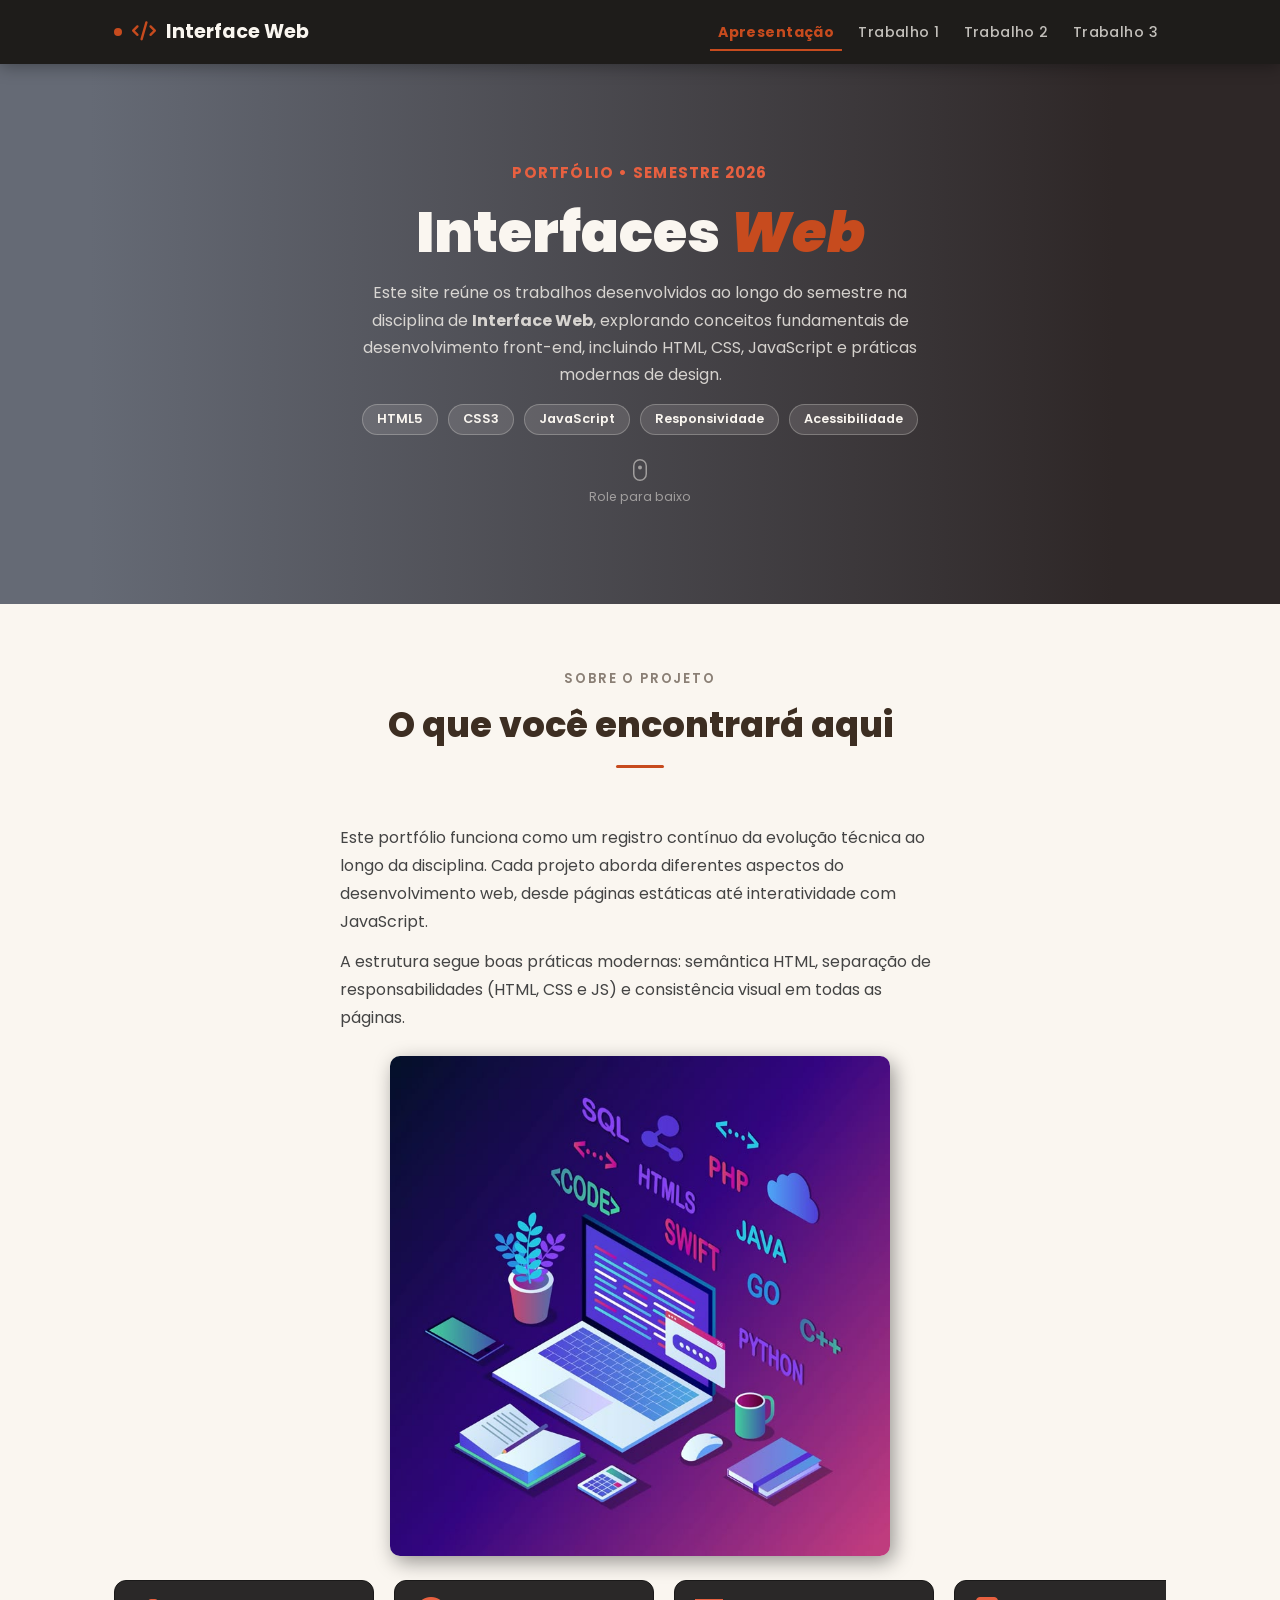
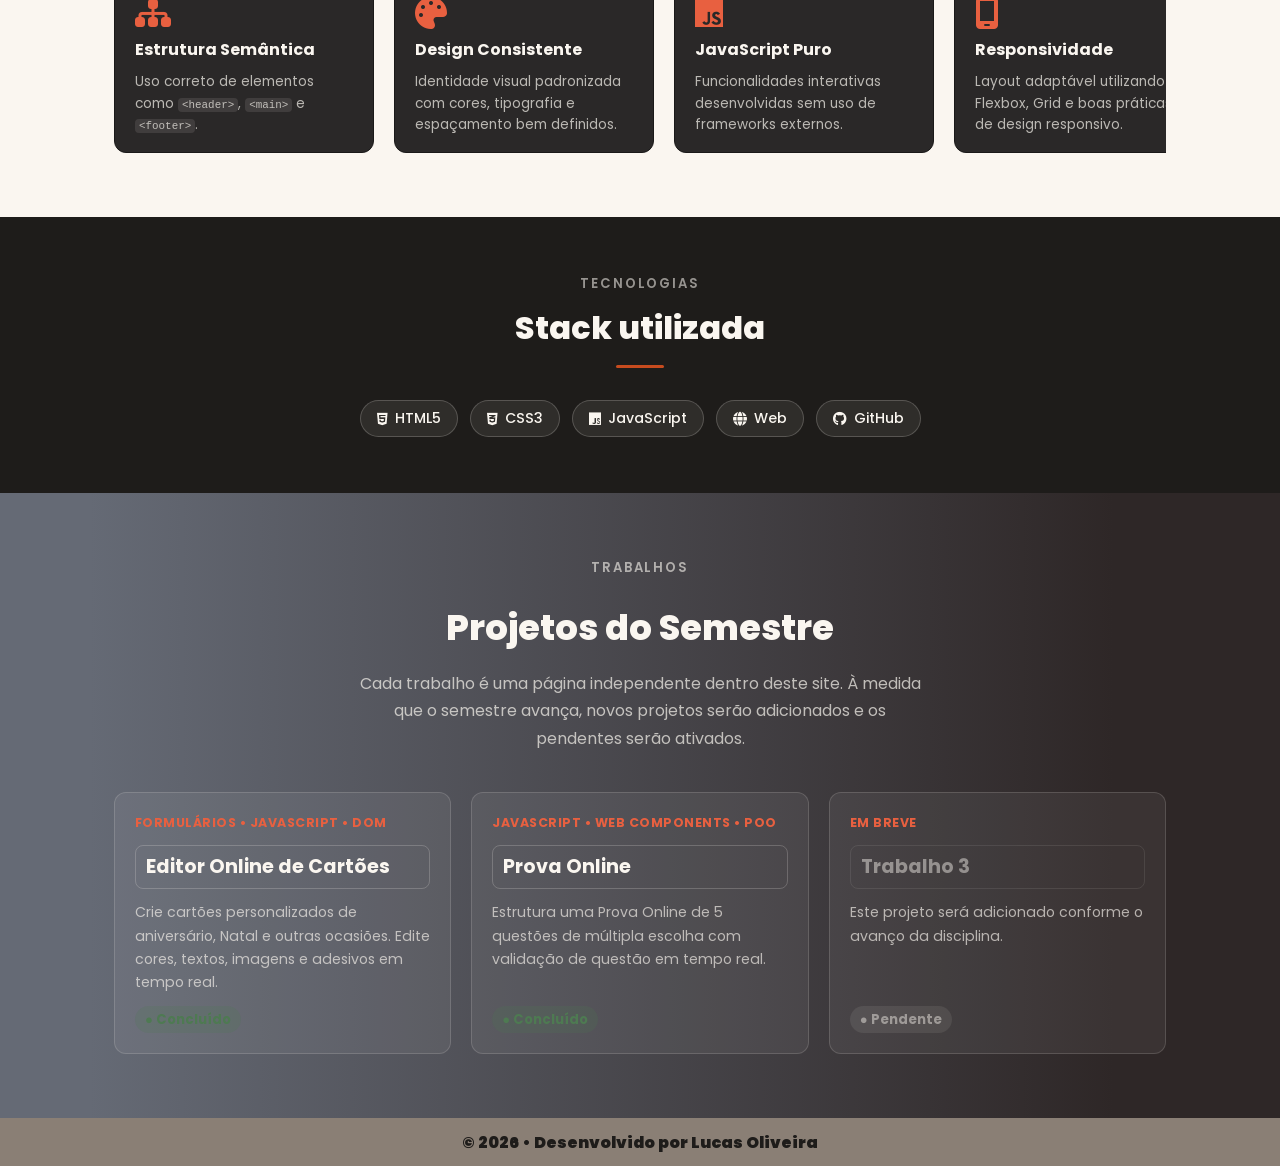
<file: index.html>
<!DOCTYPE html>
<html lang="pt-BR">
<head>
    <meta charset="UTF-8">
    <meta name="viewport" content="width=device-width, initial-scale=1.0">

    <!-- SEO -->
    <meta name="description" content="Portfólio da disciplina de Interface Web com projetos em HTML, CSS e JavaScript.">

    <title>Portfólio de Interface Web | 2026</title>

    <!-- Font Awesome 6 (versão 7 não existe no cdnjs) -->
    <link rel="stylesheet" href="https://cdnjs.cloudflare.com/ajax/libs/font-awesome/6.7.2/css/all.min.css">

    <!-- CSS  -->
    <link rel="stylesheet" href="css/styles.css">
    <link rel="stylesheet" href="css/responsive.css">
</head>

<body>

    <!-- HEADER / NAVBAR -->
    
    <header class="site-header">
        <div class="container">
            <a href="#" class="logo">
                <span class="logo-dot" aria-hidden="true"></span>
                <i class="fa-solid fa-code" aria-hidden="true"></i>
                <span class="logo-text">Interface Web</span>
            </a>

            <nav aria-label="Navegação principal">
                <ul>
                    <li><a href="#" class="active" aria-current="page">Apresentação</a></li>
                    <li><a href="pages/trabalho1.html">Trabalho 1</a></li>
                    <li><a href="pages/trabalho2.html">Trabalho 2</a></li>
                    <li><a href="pages/trabalho3.html">Trabalho 3</a></li>
                </ul>
            </nav>
        </div>
    </header>

    <main id="main-content">

        <!-- HERO -->
        <section class="hero-content" aria-labelledby="hero-heading">
            <div class="container hero-inner">
                <p class="hero-title">Portfólio • Semestre 2026</p>

                <h1 id="hero-heading">
                    Interfaces <em class="strong">Web</em>
                </h1>

                <p class="hero-desc">
                    Este site reúne os trabalhos desenvolvidos ao longo do semestre na disciplina de
                    <strong>Interface Web</strong>, explorando conceitos fundamentais de desenvolvimento front-end,
                    incluindo HTML, CSS, JavaScript e práticas modernas de design.
                </p>

                <div class="hero-badges" aria-label="Tecnologias abordadas">
                    <span class="badge">HTML5</span>
                    <span class="badge">CSS3</span>
                    <span class="badge">JavaScript</span>
                    <span class="badge">Responsividade</span>
                    <span class="badge">Acessibilidade</span>
                </div>

                <!-- scroll-hint: animação definida via SVG para não depender de keyframe externo -->
                <div class="scroll-hint" aria-hidden="true">
                    <svg width="14" height="22" viewBox="0 0 14 22" fill="none">
                        <rect x=".75" y=".75" width="12.5" height="20.5" rx="6.25" stroke="currentColor" stroke-width="1.5"/>
                        <circle cx="7" cy="7" r="2" fill="currentColor">
                            <animate attributeName="cy" values="7;13;7" dur="1.8s" repeatCount="indefinite"/>
                        </circle>
                    </svg>
                    <span>Role para baixo</span>
                </div>
            </div>
        </section>

        <!-- SOBRE -->
        <section class="about" aria-labelledby="about-heading">
            <div class="container">

                <header class="section-header">
                    <p class="section-label">Sobre o Projeto</p>
                    <h2 id="about-heading" class="title-about">O que você encontrará aqui</h2>
                    <div class="divider" aria-hidden="true"></div>
                </header>

                <div class="about-content">
                    <!-- <br> removido: espaçamento feito via gap/margin no CSS -->
                    <p>
                        Este portfólio funciona como um registro contínuo da evolução técnica ao longo da disciplina.
                        Cada projeto aborda diferentes aspectos do desenvolvimento web, desde páginas estáticas até
                        interatividade com JavaScript.
                    </p>
                    <p>
                        A estrutura segue boas práticas modernas: semântica HTML, separação de responsabilidades
                        (HTML, CSS e JS) e consistência visual em todas as páginas.
                    </p>
                </div>

                <div class="img-about">
                    <figure class="about-img">
                        <img
                            src="img/web_dev_II.jpg"
                            alt="Ilustração representando desenvolvimento web com HTML, CSS e JavaScript"
                            loading="lazy"
                            width="500"
                            height="333"
                        >
                    </figure>
                </div>

                <!-- CARROSSEL: apenas 4 cards originais; duplicação feita via JS -->
                <div class="cards" aria-label="Destaques do portfólio">
                    <div class="carousel">
                        <div class="carousel-track" id="carousel-track">
                            <article class="card-box">
                                <i class="fa-solid fa-sitemap" aria-hidden="true"></i>
                                <h3>Estrutura Semântica</h3>
                                <p>Uso correto de elementos como <code>&lt;header&gt;</code>, <code>&lt;main&gt;</code> e <code>&lt;footer&gt;</code>.</p>
                            </article>
                            <article class="card-box">
                                <i class="fa-solid fa-palette" aria-hidden="true"></i>
                                <h3>Design Consistente</h3>
                                <p>Identidade visual padronizada com cores, tipografia e espaçamento bem definidos.</p>
                            </article>
                            <article class="card-box">
                                <i class="fa-brands fa-js" aria-hidden="true"></i>
                                <h3>JavaScript Puro</h3>
                                <p>Funcionalidades interativas desenvolvidas sem uso de frameworks externos.</p>
                            </article>
                            <article class="card-box">
                                <i class="fa-solid fa-mobile-screen" aria-hidden="true"></i>
                                <h3>Responsividade</h3>
                                <p>Layout adaptável utilizando Flexbox, Grid e boas práticas de design responsivo.</p>
                            </article>
                        </div>
                    </div>
                </div>

            </div>
        </section>

        <!-- TECNOLOGIAS: seção própria, irmã de .about (não mais aninhada dentro) -->
        <section class="tech" aria-labelledby="tech-heading">
            <div class="container">
                <header class="section-header">
                    <p class="section-label">Tecnologias</p>
                    <h2 id="tech-heading">Stack utilizada</h2>
                    <div class="divider" aria-hidden="true"></div>
                </header>

                <div class="tech-badges" role="list" aria-label="Tecnologias utilizadas">
                    <span class="badge" role="listitem"><i class="fa-brands fa-html5" aria-hidden="true"></i> HTML5</span>
                    <span class="badge" role="listitem"><i class="fa-brands fa-css3-alt" aria-hidden="true"></i> CSS3</span>
                    <span class="badge" role="listitem"><i class="fa-brands fa-js" aria-hidden="true"></i> JavaScript</span>
                    <span class="badge" role="listitem"><i class="fa-solid fa-globe" aria-hidden="true"></i> Web</span>
                    <span class="badge" role="listitem"><i class="fa-brands fa-github" aria-hidden="true"></i> GitHub</span>
                </div>
            </div>
        </section>

        <!-- TRABALHOS -->
        <section class="projects" aria-labelledby="projects-heading">
            <div class="container">

                <header class="word-header">
                    <p class="section-label">Trabalhos</p>
                    <h2 id="projects-heading" class="title-word">Projetos do Semestre</h2>
                    <p class="content-word">
                        Cada trabalho é uma página independente dentro deste site. À medida que o semestre avança,
                        novos projetos serão adicionados e os pendentes serão ativados.
                    </p>
                </header>

                <div class="work-box-card">

                    
                    <article class="work-card">
                        <p class="tag">Formulários • JavaScript • DOM</p>
                        <a href="pages/trabalho1.html" class="link-work">Editor Online de Cartões</a>
                        <p class="description">
                            Crie cartões personalizados de aniversário, Natal e outras ocasiões.
                            Edite cores, textos, imagens e adesivos em tempo real.
                        </p>
                        <span class="status done">● Concluído</span>
                    </article>

                    
                    <article class="work-card">
                        <p class="tag">JavaScript • Web Components • POO</p>
                        <a href="pages/trabalho2.html" class="link-work">Prova Online</a>
                        <p class="description">
                            Estrutura uma Prova Online de 5 questões de múltipla
                            escolha com validação de questão em tempo real.
                        </p>
                        <span class="status done">● Concluído</span>
                    </article>

                    <article class="work-card pending-card" aria-disabled="true">
                        <p class="tag">Em breve</p>
                        <span class="link-work disabled">Trabalho 3</span>
                        <p class="description">
                            Este projeto será adicionado conforme o avanço da disciplina.
                        </p>
                        <span class="status pending">● Pendente</span>
                    </article>

                </div>
            </div>
        </section>

    </main>

    <!-- FOOTER -->
    <footer class="footer">
        <div class="container">
            <p>© 2026 • Desenvolvido por Lucas Oliveira</p>
        </div>
    </footer>
    
    <script src="script/carrousel.js"></script>
</body>
</html>
</file>
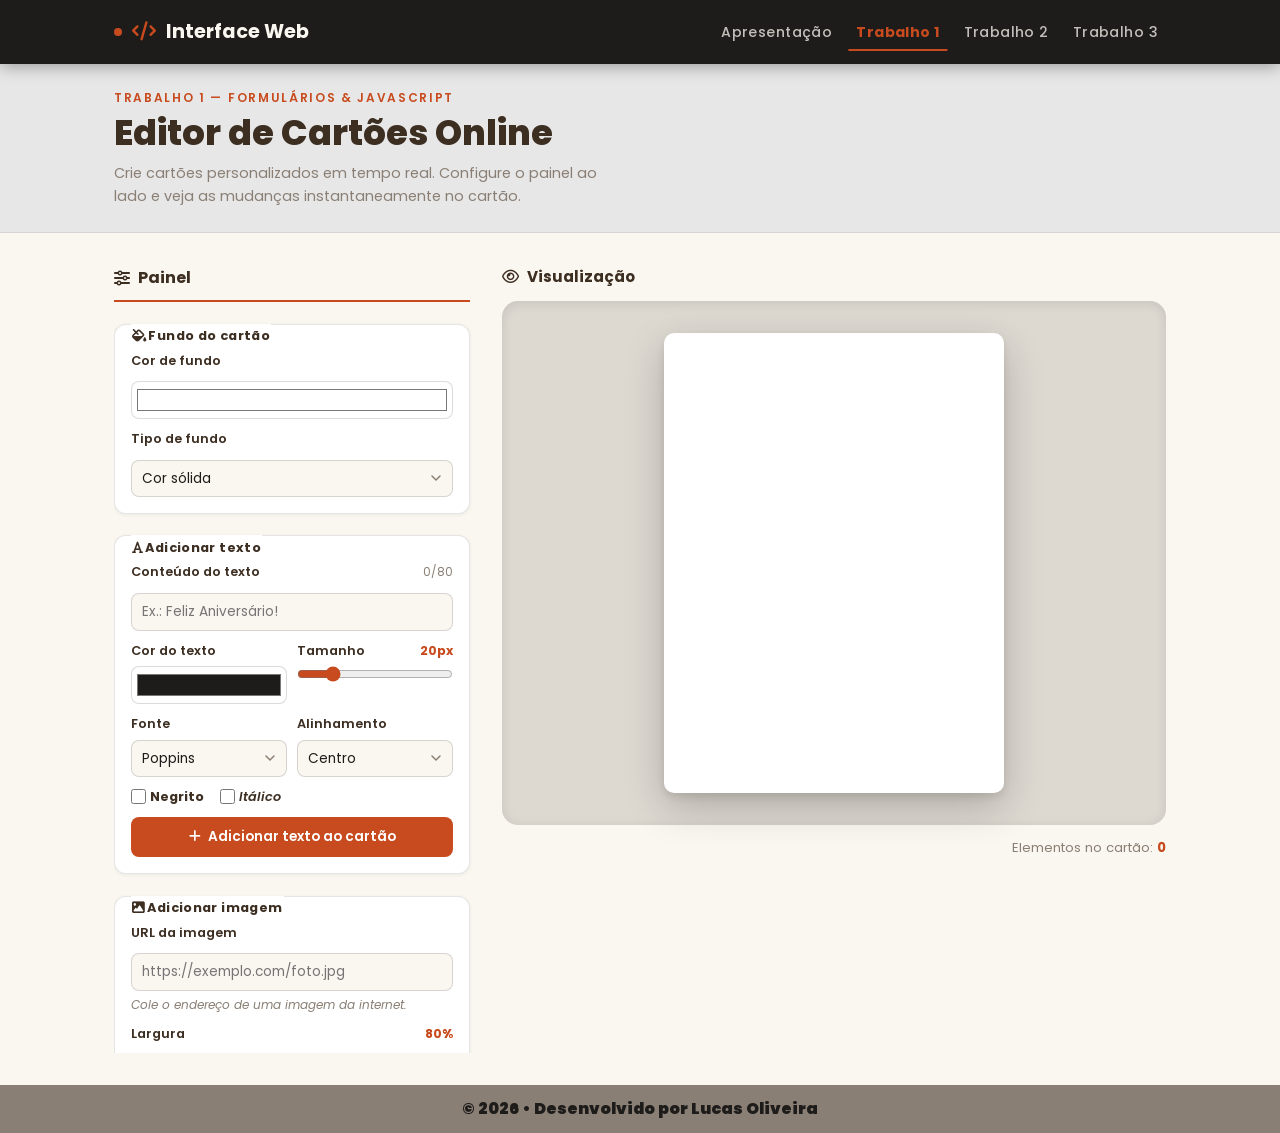
<file: pages/trabalho1.html>
<!DOCTYPE html>
<html lang="pt-BR">
<head>
    <meta charset="UTF-8">
    <meta name="viewport" content="width=device-width, initial-scale=1.0">
    <meta name="description" content="Editor de cartões online — Trabalho 1 da disciplina de Interface Web.">

    <title>Trabalho 1 — Editor de Cartões | Interface Web</title>

    <!-- Font Awesome (mesmo do index) -->
    <link rel="stylesheet" href="https://cdnjs.cloudflare.com/ajax/libs/font-awesome/6.7.2/css/all.min.css">

    <!-- CSS compartilhado do site + CSS desta página -->
    <link rel="stylesheet" href="../css/styles.css">
    <link rel="stylesheet" href="../css/responsive.css">
    <link rel="stylesheet" href="../css/stylesTrab1.css">
</head>

<body>

    <!-- ── HEADER (idêntico ao index) ── -->
    <header class="site-header">
        <div class="container">
            <a href="../index.html" class="logo">
                <span class="logo-dot" aria-hidden="true"></span>
                <i class="fa-solid fa-code" aria-hidden="true"></i>
                <span class="logo-text">Interface Web</span>
            </a>

            <nav aria-label="Navegação principal">
                <ul>
                    <li><a href="../index.html">Apresentação</a></li>
                    <!-- active corrigido: esta página É o Trabalho 1 -->
                    <li><a href="#" class="active" aria-current="page">Trabalho 1</a></li>
                    <li><a href="../pages/trabalho2.html">Trabalho 2</a></li>
                    <li><a href="../pages/trabalho3.html">Trabalho 3</a></li>
                </ul>
            </nav>
        </div>
    </header>

    <!-- ── BARRA DE TÍTULO DA PÁGINA ── -->
    <div class="page-bar">
        <div class="container">
            <p class="page-bar-label">Trabalho 1 — Formulários &amp; JavaScript</p>
            <!-- h1 único na página (o "Painel" virou título de seção com h2) -->
            <h1 class="page-bar-title">Editor de Cartões Online</h1>
            <p class="page-bar-desc">
                Crie cartões personalizados em tempo real. Configure o painel ao lado
                e veja as mudanças instantaneamente no cartão.
            </p>
        </div>
    </div>

    <!-- ── CONTEÚDO PRINCIPAL ── -->
    <main id="main-content">
        <div class="editor-layout container">

            <!-- ════════════════════════════════
                 PAINEL DE CONTROLE (esquerda)
                 ════════════════════════════════ -->
            <aside class="control-panel" aria-label="Painel de controle do cartão">
                <h2 class="panel-title">
                    <i class="fa-solid fa-sliders" aria-hidden="true"></i> Painel
                </h2>

                <!-- ── BLOCO: Fundo do cartão ── -->
                <fieldset class="ctrl-group">
                    <legend><i class="fa-solid fa-fill-drip" aria-hidden="true"></i> Fundo do cartão</legend>

                    <label for="bgColor">Cor de fundo</label>
                    <input type="color" id="bgColor" value="#ffffff">

                    <label for="bgType">Tipo de fundo</label>
                    <select id="bgType">
                        <option value="solid">Cor sólida</option>
                        <option value="gradient">Gradiente</option>
                    </select>

                    <div id="gradientOptions" class="hidden">
                        <label for="bgColor2">Segunda cor do gradiente</label>
                        <input type="color" id="bgColor2" value="#ffe4e1">

                        <label for="gradientDir">Direção</label>
                        <select id="gradientDir">
                            <option value="to bottom">↓ Cima → Baixo</option>
                            <option value="to right">→ Esquerda → Direita</option>
                            <option value="to bottom right">↘ Diagonal</option>
                            <option value="to top">↑ Baixo → Cima</option>
                        </select>
                    </div>
                </fieldset>

                <!-- ── BLOCO: Adicionar elemento de texto ── -->
                <fieldset class="ctrl-group">
                    <legend><i class="fa-solid fa-font" aria-hidden="true"></i> Adicionar texto</legend>

                    <label for="inputTexto">Conteúdo do texto <span class="char-hint" id="charCount">0/80</span></label>
                    <input type="text" id="inputTexto" placeholder="Ex.: Feliz Aniversário!" maxlength="80">

                    <div class="row-2">
                        <div class="field">
                            <label for="textColor">Cor do texto</label>
                            <input type="color" id="textColor" value="#1e1c1a">
                        </div>
                        <div class="field">
                            <label for="fontSize">Tamanho <span id="fontSizeVal" class="range-val">20px</span></label>
                            <input type="range" id="fontSize" min="10" max="60" value="20">
                        </div>
                    </div>

                    <div class="row-2">
                        <div class="field">
                            <label for="fontFamily">Fonte</label>
                            <select id="fontFamily">
                                <option value="Poppins, sans-serif">Poppins</option>
                                <option value="Georgia, serif">Georgia</option>
                                <option value="'Courier New', monospace">Courier New</option>
                                <option value="cursive">Cursiva</option>
                                <option value="fantasy">Fantasy</option>
                            </select>
                        </div>
                        <div class="field">
                            <label for="textAlign">Alinhamento</label>
                            <select id="textAlign">
                                <option value="center">Centro</option>
                                <option value="left">Esquerda</option>
                                <option value="right">Direita</option>
                            </select>
                        </div>
                    </div>

                    <div class="check-row">
                        <label class="check-label">
                            <input type="checkbox" id="boldCheck"> <strong>Negrito</strong>
                        </label>
                        <label class="check-label">
                            <input type="checkbox" id="italicCheck"> <em>Itálico</em>
                        </label>
                    </div>

                    <button class="btn-primary" id="adicionarButton">
                        <i class="fa-solid fa-plus" aria-hidden="true"></i> Adicionar texto ao cartão
                    </button>
                </fieldset>

                <!-- ── BLOCO: Adicionar imagem ── -->
                <fieldset class="ctrl-group">
                    <legend><i class="fa-solid fa-image" aria-hidden="true"></i> Adicionar imagem</legend>

                    <label for="imgUrl">URL da imagem</label>
                    <input type="url" id="imgUrl" placeholder="https://exemplo.com/foto.jpg">
                    <p class="field-hint">Cole o endereço de uma imagem da internet.</p>

                    <label for="imgWidth">Largura <span id="imgWidthVal" class="range-val">80%</span></label>
                    <input type="range" id="imgWidth" min="20" max="100" value="80">

                    <button class="btn-primary" id="addImageBtn">
                        <i class="fa-solid fa-plus" aria-hidden="true"></i> Adicionar imagem ao cartão
                    </button>
                </fieldset>

                <!-- ── BLOCO: Gerenciar elementos ── -->
                <fieldset class="ctrl-group">
                    <legend><i class="fa-solid fa-layer-group" aria-hidden="true"></i> Gerenciar elementos</legend>

                    <label for="escolhido">Número do elemento (1 = primeiro)</label>
                    <input type="number" id="escolhido" min="1" value="1">

                    <div class="field">
                        <label for="fontSizeSelected">Tamanho da fonte <span id="fontSizeSelectedVal" class="range-val">—</span></label>
                        <input type="range" id="fontSizeSelected" min="10" max="60" value="20" disabled>
                    </div>

                    <div class="field">
                        <label for="textColorSelected">Cor do texto</label>
                        <input type="color" id="textColorSelected" value="#1e1c1a" disabled>
                    </div>

                    <div class="btn-group">
                        <button class="btn-secondary" id="selectBtn">
                            <i class="fa-solid fa-arrow-pointer" aria-hidden="true"></i> Selecionar
                        </button>
                        <button class="btn-danger" id="removerButton">
                            <i class="fa-solid fa-trash" aria-hidden="true"></i> Remover
                        </button>
                    </div>
                </fieldset>

                <!-- ── BLOCO: Borda do cartão ── -->
                <fieldset class="ctrl-group">
                    <legend><i class="fa-solid fa-border-all" aria-hidden="true"></i> Borda do cartão</legend>

                    <div class="row-2">
                        <div class="field">
                            <label for="borderColor">Cor da borda</label>
                            <input type="color" id="borderColor" value="#c74b1e">
                        </div>
                        <div class="field">
                            <label for="borderWidth">Espessura <span id="borderWidthVal" class="range-val">0px</span></label>
                            <input type="range" id="borderWidth" min="0" max="16" value="0">
                        </div>
                    </div>

                    <label for="borderStyle">Estilo da borda</label>
                    <select id="borderStyle">
                        <option value="solid">Sólida</option>
                        <option value="dashed">Tracejada</option>
                        <option value="dotted">Pontilhada</option>
                        <option value="double">Dupla</option>
                    </select>
                </fieldset>

                <!-- ── BLOCO: Reset ── -->
                <button class="btn-reset" id="resetBtn">
                    <i class="fa-solid fa-rotate-left" aria-hidden="true"></i> Reiniciar cartão
                </button>

            </aside>

            <!-- ════════════════════════════════
                 PREVIEW DO CARTÃO (direita)
                 ════════════════════════════════ -->
            <section class="preview-col" aria-label="Visualização do cartão">
                <h2 class="preview-label">
                    <i class="fa-regular fa-eye" aria-hidden="true"></i> Visualização
                </h2>

                <div class="preview-wrap">
                    <!-- O cartão em si -->
                    <div id="card-canvas" role="img" aria-label="Cartão em construção">
                        <!-- Elementos adicionados via JS aparecem aqui -->
                    </div>
                </div>

                <!-- Contador de elementos -->
                <p class="el-count" aria-live="polite">
                    Elementos no cartão: <strong id="elCount">0</strong>
                </p>
            </section>

        </div>
    </main>

    <!-- ── FOOTER (idêntico ao index) ── -->
    <footer class="footer">
        <div class="container">
            <p>© 2026 • Desenvolvido por Lucas Oliveira</p>
        </div>
    </footer>
    
    <script src="/script/card.js"></script>
</body>
</html>
</file>
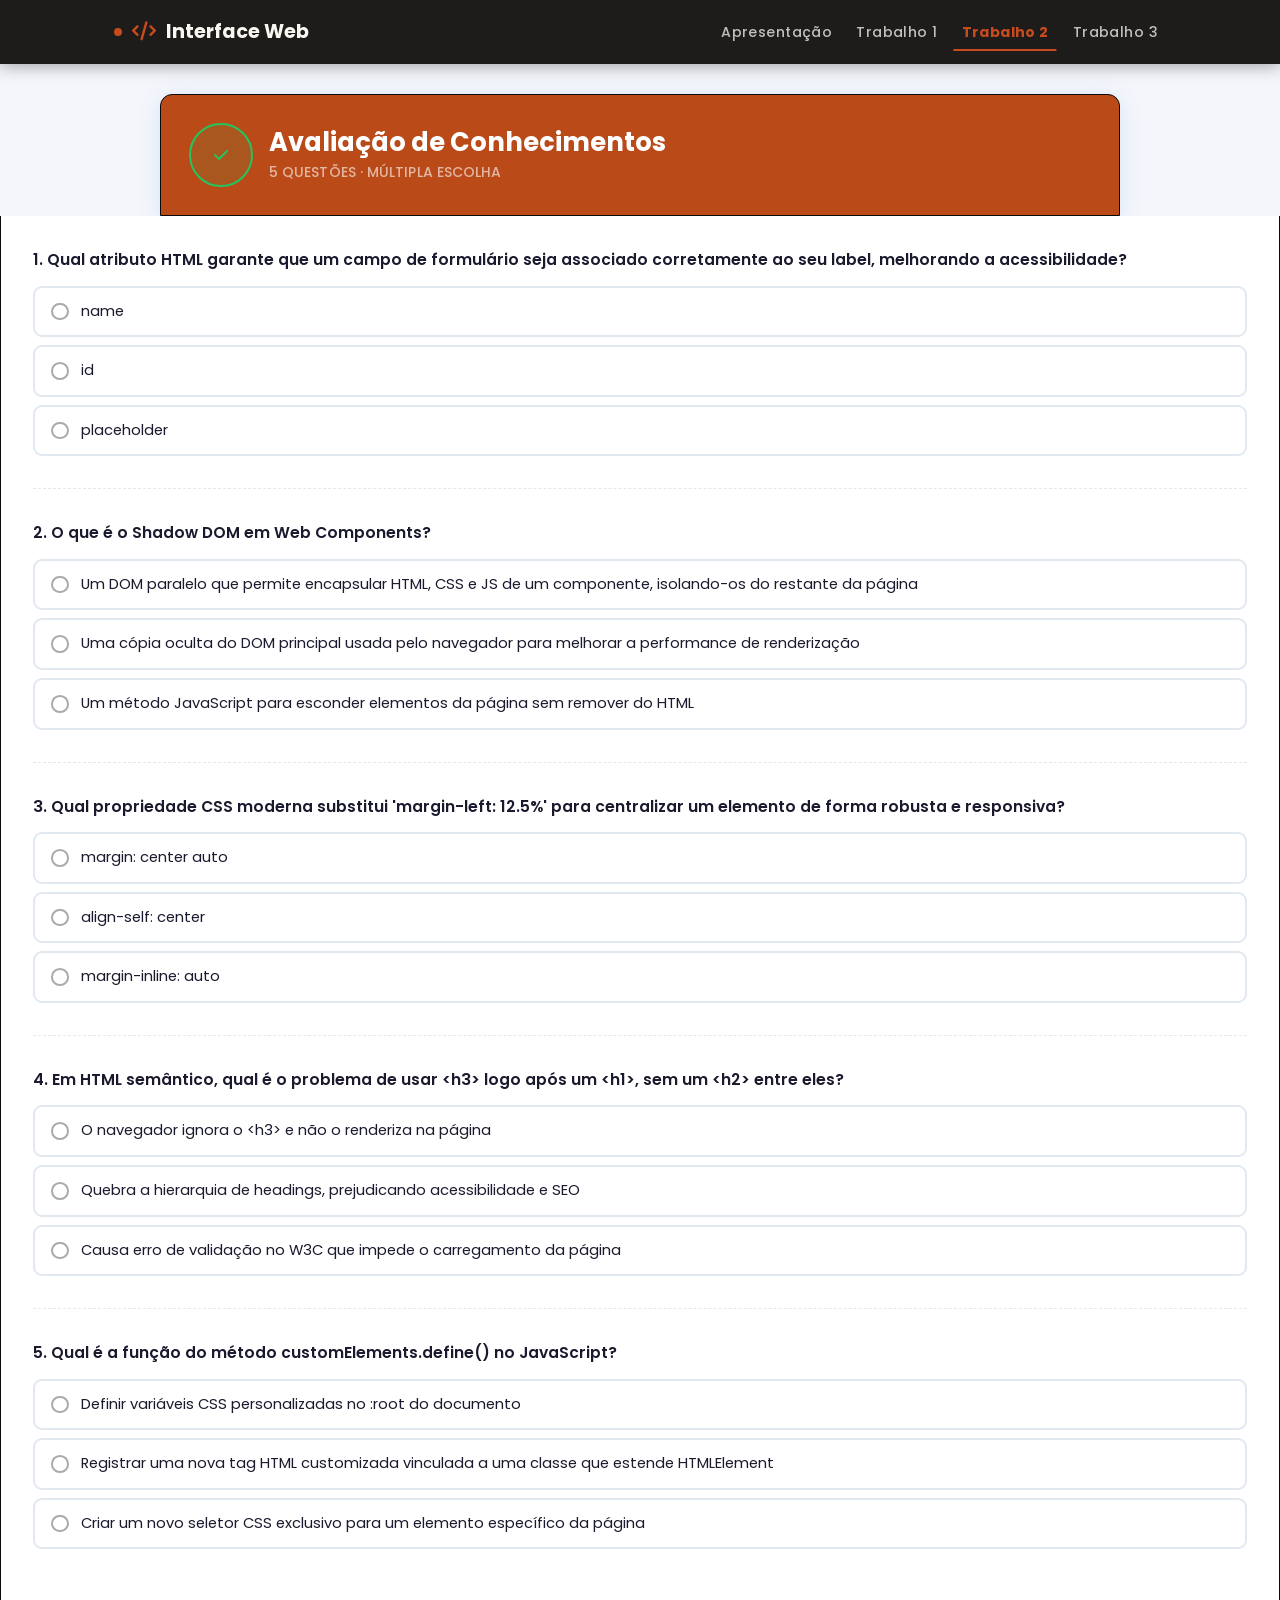
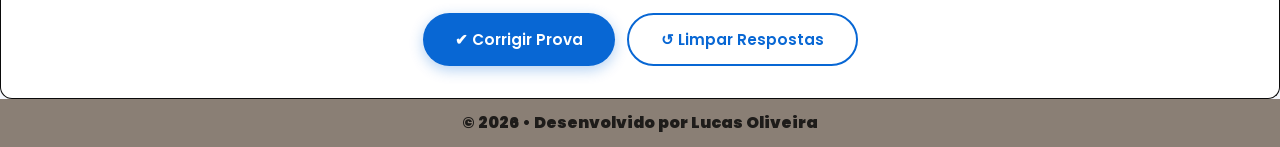
<file: pages/trabalho2.html>
<!DOCTYPE html>
<html lang="pt-BR">

<head>
    <meta charset="UTF-8">
    <meta name="viewport" content="width=device-width, initial-scale=1.0">
    <link rel="stylesheet" href="https://cdnjs.cloudflare.com/ajax/libs/font-awesome/6.7.2/css/all.min.css">
    <link rel="stylesheet" href="../css/styles.css">
    <link rel="stylesheet" href="../css/responsive.css">
    <link rel="stylesheet" href="../css/stylesTrab2.css">
    <title>Trabalho 2 - Prova Online</title>
</head>

<body>
    <header class="site-header">
        <div class="container">
            <a href="../index.html" class="logo" aria-label="Interface Web - Ir para a página inicial">
                <span class="logo-dot" aria-hidden="true"></span>
                <i class="fa-solid fa-code" aria-hidden="true"></i>
                <span class="logo-text">Interface Web</span>
            </a>

            <nav aria-label="Navegação principal">
                <ul>
                    <li><a href="../index.html">Apresentação</a></li>
                    <li><a href="../pages/trabalho1.html">Trabalho 1</a></li>
                    <li><a href="#" class="active" aria-current="page">Trabalho 2</a></li>
                    <li><a href="../pages/trabalho3.html">Trabalho 3</a></li>
                </ul>
            </nav>
        </div>
    </header>

    <div class="prova-header">
        <div class="prova-header__content">
            <div class="prova-header__icon" role="img" aria-label="Ícone de verificação">
                <i class="fa-solid fa-check" aria-hidden="true"></i>
            </div>
            <div class="prova-header__text">
                <h1>Avaliação de Conhecimentos</h1>
                <p class="prova-header__subtitulo">5 Questões &middot; Múltipla Escolha</p>
            </div>
        </div>
    </div>

    <main id="conteudo-principal">
        <my-prova></my-prova>
    </main>

    <footer class="footer">
        <div class="container">
            <p>© 2026 • Desenvolvido por Lucas Oliveira</p>
        </div>
    </footer>
    
    <script type="module" src="../script/proof.js"></script>
</body>

</html>
</file>
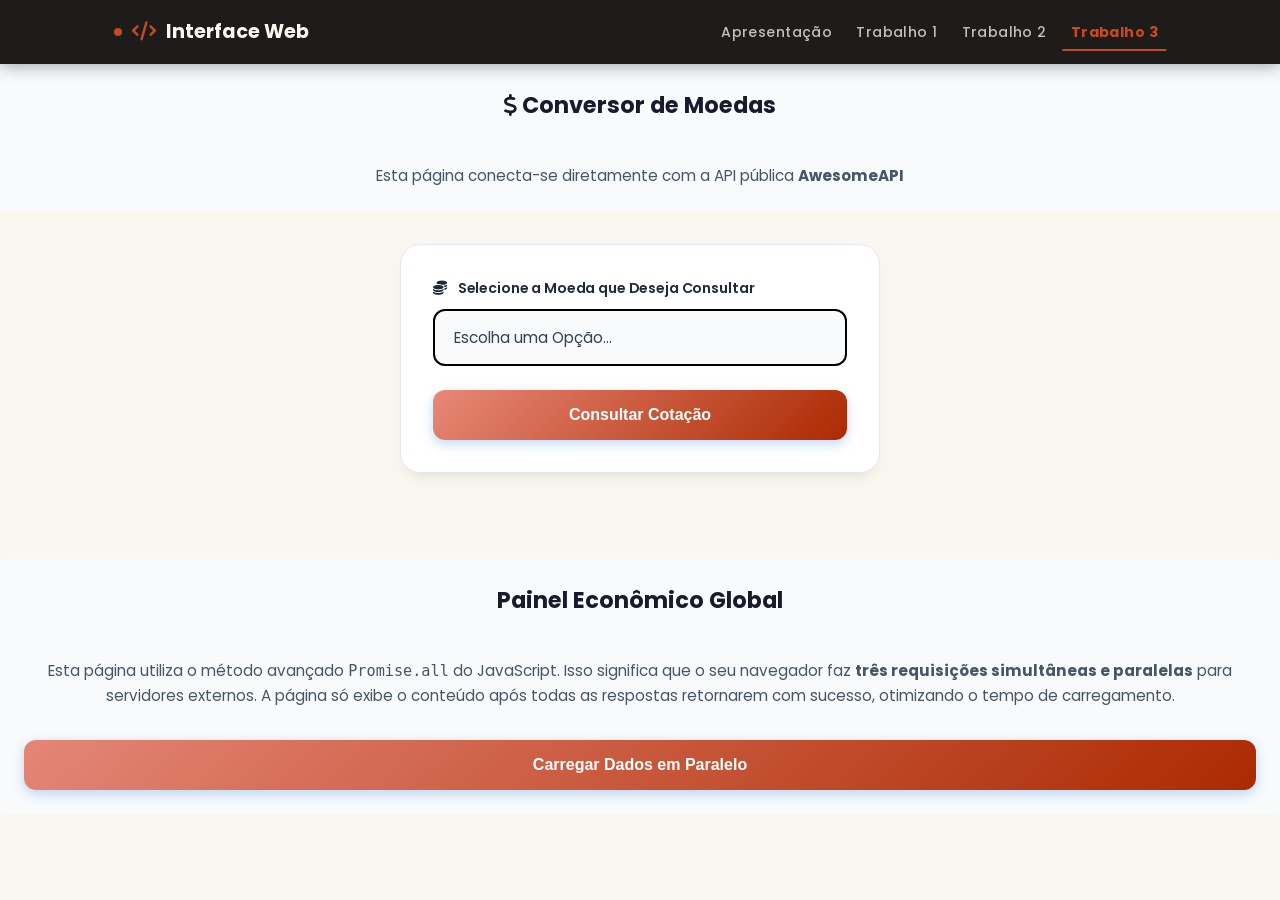
<file: pages/trabalho3.html>
<!DOCTYPE html>
<html lang="en">

<head>
    <meta charset="UTF-8">
    <meta name="viewport" content="width=device-width, initial-scale=1.0">
    <link rel="stylesheet" href="https://cdnjs.cloudflare.com/ajax/libs/font-awesome/6.7.2/css/all.min.css">
    <link rel="stylesheet" href="../css/styles.css">
    <link rel="stylesheet" href="../css/responsive.css">
    <link rel="stylesheet" href="../css/stylesTrab3.css">
    <title>Trabalho 3 - Formulário Integrado a uma API</title>
</head>

<body>
    <header class="site-header">
        <div class="container">
            <a href="../index.html" class="logo" aria-label="Interface Web - Ir para a página inicial">
                <span class="logo-dot" aria-hidden="true"></span>
                <i class="fa-solid fa-code" aria-hidden="true"></i>
                <span class="logo-text">Interface Web</span>
            </a>

            <nav aria-label="Navegação principal">
                <ul>
                    <li><a href="../index.html">Apresentação</a></li>
                    <li><a href="../pages/trabalho1.html">Trabalho 1</a></li>
                    <li><a href="../pages/trabalho2.html">Trabalho 2</a></li>
                    <li><a href="#" class="active" aria-current="page">Trabalho 3</a></li>
                </ul>
            </nav>
        </div>
    </header>

    <main>
        <section class="api-explicacao">
            <h2> <i class="fa-solid fa-dollar-sign"></i> Conversor de Moedas</h2>
            <p>Esta página conecta-se diretamente com a API pública <strong>AwesomeAPI</strong></p>
        </section>

        <section class="api-container">
            <form id="form-conversao">
                <div class="form-group">
                    <label for="moeda">
                        <i class="fa-solid fa-coins"></i> Selecione a Moeda que Deseja Consultar
                    </label>
                    <select id="moeda" required>
                        <option value="" disabled selected>Escolha uma Opção...</option>
                        <option value="USD">Dólar Americano (USD)</option>
                        <option value="EUR">Euro (EUR)</option>
                        <option value="BTC">Bitcoin (BTC)</option>
                    </select>
                </div>
                <button type="submit" class="btn-enviar">Consultar Cotação</button>
            </form>

            <div id="resultado-api" class="resultado-box hidden">
                <h3>Resultado de Consulta</h3>
                <p id="resposta-texto"></p>
            </div>
        </section>
    </main>

    <main id="main-promises">
        <section class="api-explicacao">
            <h2>Painel Econômico Global</h2>
            <p>Esta página utiliza o método avançado <code>Promise.all</code> do JavaScript. Isso significa que o seu
                navegador faz <strong>três requisições simultâneas e paralelas</strong> para servidores externos. A
                página só exibe o conteúdo após todas as respostas retornarem com sucesso, otimizando o tempo de
                carregamento.</p>
            <button id="btn-carregar-painel" class="btn-enviar">Carregar Dados em Paralelo</button>
        </section>

        <section id="painel-cards" class="painel-grid"></section>
    </main>

    <script type="module" src="../script/api.js" defer></script>
</body>

</html>
</file>
<file: css/styles.css>
/* =============================================================
   IMPORTS
   ============================================================= */
@import url('https://fonts.googleapis.com/css2?family=Poppins:ital,wght@0,300;0,400;0,500;0,600;0,700;0,800;0,900;1,400&display=swap');


*,
*::before,
*::after {
    box-sizing: border-box;
    margin: 0;
    padding: 0;
}


/* =============================================================
   CUSTOM PROPERTIES
   ============================================================= */
:root {
    --cream:        #faf6f0;
    --warm-white:   #e7e7e7;     
    --charcoal:     #1e1c1a;
    --brown:        #3d2e22;
    --rust:         #c74b1e;
    --rust-light:   #e86040;
    --sage:         #4e7a52;
    --gold:         #c08a14;
    --muted:        #8a7f75;
    --border-color: #1a1919;     
    --card-bg:      #2a2828;     
    --shadow:       rgba(0, 0, 0, 0.4);

    --header-h:     64px;        
}


/* =============================================================
   BASE
   ============================================================= */
html {
    scroll-behavior: smooth;
}

body {
    background: var(--cream);
    color: var(--charcoal);   
    font-family: 'Poppins', sans-serif;
    font-size: 16px;
    line-height: 1.6;
    display: flex;
    flex-direction: column;
    min-height: 100vh;
}

main {
    flex: 1;
}

/* Utilitário de largura máxima */
.container {
    width: 100%;
    max-width: 1100px;
    margin-inline: auto;
    padding-inline: 24px;
}


/* =============================================================
   HEADER / NAVBAR
   ============================================================= */
.site-header {
    background: var(--charcoal);
    color: var(--cream);
    height: var(--header-h);
    position: sticky;
    top: 0;                    
    z-index: 100;
    box-shadow: 0 2px 16px rgba(0, 0, 0, 0.35);
}

.site-header .container {
    display: flex;
    align-items: center;
    justify-content: space-between;
    height: 100%;
}

/* Logo */
.logo {
    display: flex;
    align-items: center;
    gap: 10px;
    font-weight: 700;
    font-size: 1.2rem;
    color: var(--cream);
    text-decoration: none;
    transition: transform 0.3s ease;
}

.logo i {
    color: var(--rust);
    transition: transform 0.4s cubic-bezier(0.4, 0, 0.2, 1),
                text-shadow 0.3s ease;
}

.logo-dot {
    width: 8px;
    height: 8px;
    background: var(--rust);
    border-radius: 50%;
    transition: transform 0.3s ease, box-shadow 0.3s ease;
}

.logo:hover                  { transform: translateY(-2px); }
.logo:hover i                { transform: rotate(-10deg) scale(1.2); text-shadow: 0 0 8px var(--rust); }
.logo:hover .logo-dot        { transform: scale(1.4); box-shadow: 0 0 10px var(--warm-white); }

/* Nav */
.site-header nav ul {
    display: flex;
    align-items: center;
    gap: 8px;
    list-style: none;

}

.site-header nav a {
    position: relative;
    display: inline-block;
    padding: 6px 8px;
    text-decoration: none;
    color: rgba(250, 246, 240, 0.75);
    font-size: 0.88rem;
    font-weight: 500;
    letter-spacing: 0.03em;
    transition: color 0.3s ease;
}

/* Underline animado */
.site-header nav a::after {
    content: "";
    position: absolute;
    left: 50%;
    bottom: -2px;
    width: 0;
    height: 2px;
    background: var(--rust);
    transform: translateX(-50%);
    transition: width 0.3s ease;
}

.site-header nav a:hover        { color: var(--cream); }
.site-header nav a:hover::after { width: 100%; }

.site-header nav a.active {
    color: var(--rust);
    font-weight: 700;
}
.site-header nav a.active::after { width: 100%; }


/* =============================================================
   SEÇÃO COMPARTILHADA — section-header
   ============================================================= */
.section-header {
    text-align: center;
    margin-bottom: 2rem;
}

.section-label {
    font-size: 0.82rem;
    font-weight: 600;
    letter-spacing: 0.14em;
    text-transform: uppercase;
    color: var(--muted);
    margin-bottom: 8px;
}


.divider {
    width: 48px;
    height: 3px;
    background: var(--rust);
    border-radius: 2px;
    margin: 12px auto 0;
}


/* =============================================================
   HERO-CONTENT
   ============================================================= */
.hero-content {
    background: linear-gradient(90deg, rgba(101, 106, 117, 1) 7%, rgba(46, 39, 39, 1) 87%);
    min-height: 60vh;
    display: flex;
    align-items: center;
}

.hero-inner {
    display: flex;
    flex-direction: column;
    align-items: center;
    text-align: center;
    gap: 16px;
    padding-block: 60px;
}

.hero-title {
    font-weight: 700;
    color: var(--rust-light);
    font-size: 0.95rem;
    letter-spacing: 0.08em;
    text-transform: uppercase;
}

.hero-content h1 {
    font-size: clamp(2rem, 5vw, 3.5rem);
    font-weight: 900;
    color: var(--cream);
    line-height: 1.1;
}

.hero-content h1 .strong {
    color: var(--rust);
}

.hero-desc {
    max-width: 58ch;
    color: rgba(250, 246, 240, 0.8);
    line-height: 1.7;
}

.hero-badges {
    display: flex;
    flex-wrap: wrap;
    justify-content: center;
    gap: 10px;
}

.hero-badges .badge {
    border: 1px solid rgba(250, 246, 240, 0.25);
    border-radius: 20px;
    background: rgba(250, 246, 240, 0.12);
    color: var(--cream);
    font-size: 0.8rem;
    font-weight: 600;
    cursor: pointer;
    padding: 4px 14px;
    transition: transform 0.3s cubic-bezier(0.22, 1, 0.36, 1),
                box-shadow 0.3s ease;
}

.hero-badges .badge:hover {
    transform: scale(1.07);
    box-shadow: 0 6px 16px rgba(0, 0, 0, 0.3);
}

.scroll-hint {
    display: flex;
    flex-direction: column;
    align-items: center;
    gap: 6px;
    color: rgba(250, 246, 240, 0.5);
    font-size: 0.78rem;
    margin-top: 8px;
    animation: float 2.5s ease-in-out infinite;
}

@keyframes float {
    0%, 100% { transform: translateY(0); }
    50%       { transform: translateY(-7px); }
}


/* =============================================================
   SOBRE
   ============================================================= */
.about {
    padding-block: 64px;
}

.about .container {
    display: flex;
    flex-direction: column;
    align-items: center;
    gap: 24px;
}


.about .title-about {
    font-size: clamp(1.6rem, 3.5vw, 2.2rem);
    font-weight: 800;
    color: var(--brown);
}

.about-content {
    max-width: 60ch;
    display: flex;
    flex-direction: column;
    gap: 12px;   
    line-height: 1.75;
    color: #444;
}

.img-about {
    max-width: 500px;
    width: 100%;
}

.about-img img {
    width: 100%;
    height: auto;
    border-radius: 10px;
    box-shadow: 4px 6px 20px var(--shadow);
    display: block;
}

/* Carrossel */
.cards {
    width: 100%;
    overflow: hidden;
}

.carousel {
    overflow: hidden;
}

.carousel-track {
    display: flex;
    gap: 20px;
    width: max-content;
    animation: scroll-carousel 25s linear infinite;
}



@keyframes scroll-carousel {
    from { transform: translateX(0); }
    to   { transform: translateX(-50%); }
}

.card-box {
    background: var(--card-bg);
    border: 1px solid var(--border-color);
    border-radius: 12px;
    padding: 16px 20px;
    width: 260px;          
    display: flex;
    flex-direction: column;
    gap: 8px;
    color: var(--cream);
}

.card-box i {
    font-size: 2rem;
    color: var(--rust-light);
}

.card-box h3 {
    font-size: 1rem;
    font-weight: 700;
}

.card-box p {
    font-size: 0.85rem;
    color: rgba(250, 246, 240, 0.7);
    line-height: 1.6;
}

.card-box code {
    background: rgba(250, 246, 240, 0.1);
    padding: 1px 4px;
    border-radius: 4px;
    font-size: 0.8em;
}


/* =============================================================
   TECNOLOGIAS (seção própria, fora do .about)
   ============================================================= */
.tech {
    background: var(--charcoal);
    padding-block: 56px;
    color: var(--cream);
}

.tech .section-label {
    color: rgba(250, 246, 240, 0.55);
}

.tech h2 {
    font-size: clamp(1.4rem, 3vw, 2rem);
    font-weight: 800;
    color: var(--cream);
}

.tech-badges {
    display: flex;
    flex-wrap: wrap;
    justify-content: center;
    gap: 12px;
    margin-top: 24px;
}

.tech-badges .badge {
    display: inline-flex;
    align-items: center;
    gap: 7px;
    border: 1px solid rgba(250, 246, 240, 0.2);
    border-radius: 20px;
    background: rgba(250, 246, 240, 0.08);
    color: var(--cream);
    font-size: 0.88rem;
    font-weight: 500;
    padding: 6px 16px;
    cursor: pointer;
    transition: transform 0.18s ease, background 0.18s ease;
}

.tech-badges .badge:hover {
    transform: scale(1.08);
    background: rgba(250, 246, 240, 0.14);
}


/* =============================================================
   PROJETOS / TRABALHOS
   ============================================================= */
.projects {
    background: linear-gradient(90deg, rgba(101, 106, 117, 1) 7%, rgba(46, 39, 39, 1) 87%);
    padding-block: 64px;
    color: var(--cream);
}

.word-header {
    text-align: center;
    margin-bottom: 40px;
    display: flex;
    flex-direction: column;
    align-items: center;
    gap: 14px;
}

.word-header .section-label {
    color: rgba(250, 246, 240, 0.6);
}

.title-word {
    font-size: clamp(1.6rem, 3.5vw, 2.2rem);
    font-weight: 800;
}

.content-word {
    max-width: 58ch;
    color: rgba(250, 246, 240, 0.7);
    line-height: 1.7;
}

.work-box-card {
    display: flex;
    gap: 20px;
    flex-wrap: wrap;   
}

.work-card {
    flex: 1;
    min-width: 220px;
    border: 1.5px solid rgba(250, 246, 240, 0.15);
    border-radius: 12px;
    padding: 20px;  
    background: rgba(250, 246, 240, 0.06);
    display: flex;
    flex-direction: column;
    gap: 12px;
    transition: transform 0.2s ease, box-shadow 0.2s ease;
}

.work-card:not(.pending-card):hover {
    transform: translateY(-4px);
    box-shadow: 0 10px 28px rgba(0, 0, 0, 0.3);
}

.work-card .tag {
    font-size: 0.78rem;
    font-weight: 700;
    color: var(--rust-light);
    letter-spacing: 0.04em;
    text-transform: uppercase;
}


.link-work {
    font-size: 1.2rem;
    font-weight: 700;
    color: var(--cream);
    text-decoration: none;
    border: 1px solid rgba(250, 246, 240, 0.2);
    border-radius: 8px;
    padding: 6px 10px;
    display: inline-block;
    background: transparent;
    transition: transform 0.2s ease, background 0.2s ease;
}

.link-work:hover {
    transform: scale(1.03);
    background: rgba(250, 246, 240, 0.08);
}

.link-work.disabled {
    opacity: 0.45;
    cursor: default;
    pointer-events: none;
}

.work-card .description {
    font-size: 0.88rem;
    color: rgba(250, 246, 240, 0.65);
    line-height: 1.65;
    flex: 1;
}

.status {
    font-size: 0.82rem;
    font-weight: 700;
    display: inline-flex;
    align-items: center;
    gap: 5px;
    width: fit-content;
    padding: 3px 10px;
    border-radius: 20px;
}

.status.done {
    color: var(--sage);
    background: rgba(78, 122, 82, 0.2);
}

.status.pending {
    color: rgba(250, 246, 240, 0.45);
    background: rgba(250, 246, 240, 0.08);
}


/* =============================================================
   FOOTER
   ============================================================= */
.footer {
    background: var(--muted);
    color: var(--charcoal);
    height: 5vh;
    min-height: 48px;
    display: flex;
    align-items: center;
    justify-content: center;
}

.footer p {
    font-size: 1rem;
    font-weight: 900;
    display: flex;
    justify-content: center;
}
</file>
<file: css/responsive.css>
/* RESPONSIVIDADE TRAB 1 */
/* Tablet */
@media (max-width: 768px) {
    .site-header nav ul {
        gap: 4px;
    }

    .site-header nav a {
        font-size: 0.6rem;
        padding: 6px 6px;
    }

    .logo-text {
        display: none;  /* evita overflow no header em telas pequenas */
    }

    .work-box-card {
        flex-direction: column;
    }

    .work-card {
        min-width: unset;
    }

    .tech-badges {
        gap: 8px;
    }

    .footer .container p {
        font-size: 15px;
    }
}

/* Mobile */
@media (max-width: 480px) {
    .hero-badges {
        gap: 8px;
    }

    .hero-badges .badge {
        font-size: 0.72rem;
        padding: 3px 10px;
    }

    .about .title-about,
    .title-word {
        font-size: 1.5rem;
    }

    .link-work {
        font-size: 1rem;
    }
}


/* RESPONSIVIDADE TRAB 2 */
@media (max-width: 640px) {
  .prova-header,
  main {
    width: min(92%, 800px);
    margin-inline: auto;          
  }
 
  .prova-header__content {
    display: flex;
    padding-inline: clamp(1rem, 5vw, 2rem);
    gap: .75rem;
  }
 
  .prova-header__icon {
    --tamanho-icone: 48px;        
    font-size: 1.3rem;
  }

  @media(min-width: 641){
    .prova-header__icon{
        font-size: 1.5rem;
    }
  }
}
</file>
<file: css/stylesTrab1.css>
/* ── BARRA DE TÍTULO ─────────────────────────────────────────── */
.page-bar {
    background: var(--warm-white);
    border-bottom: 1px solid rgba(0, 0, 0, 0.08);
    padding-block: 24px;
}

.page-bar-label {
    font-size: 0.75rem;
    font-weight: 600;
    letter-spacing: 0.14em;
    text-transform: uppercase;
    color: var(--rust);
    margin-bottom: 6px;
}

.page-bar-title {
    font-size: clamp(1.5rem, 3.5vw, 2.2rem);
    font-weight: 800;
    color: var(--brown);
    line-height: 1.15;
    margin-bottom: 8px;
}

.page-bar-desc {
    color: var(--muted);
    font-size: 0.9rem;
    max-width: 56ch;
}


/* ── LAYOUT PRINCIPAL (dois painéis lado a lado) ────────────── */
.editor-layout {
    display: grid;
    grid-template-columns: 360px 1fr;
    gap: 28px;
    align-items: start;
    padding-block: 32px;
}


/* ── PAINEL DE CONTROLE (esquerda) ──────────────────────────── */
.control-panel {
    display: flex;
    flex-direction: column;
    gap: 12px;

    /* fica fixo enquanto o cartão rola */
    position: sticky;
    top: calc(var(--header-h) + 16px);
    max-height: calc(100vh - var(--header-h) - 48px);
    overflow-y: auto;
    padding-right: 4px;

    scrollbar-width: thin;
    scrollbar-color: var(--border-color) transparent;
}

.panel-title {
    font-size: 1rem;
    font-weight: 700;
    color: var(--brown);
    display: flex;
    align-items: center;
    gap: 8px;
    padding-bottom: 10px;
    border-bottom: 2px solid var(--rust);
}

/* ── Fieldsets (grupos de controle) ──────────────────────────── */
fieldset.ctrl-group {
    border: 1.5px solid rgba(0, 0, 0, 0.1);
    border-radius: 12px;
    padding: 16px;
    background: #fff;
    display: flex;
    flex-direction: column;
    gap: 10px;
    box-shadow: 0 1px 4px rgba(0, 0, 0, 0.06);
}

fieldset.ctrl-group legend {
    padding-inline: 1px;
    font-size: 0.80rem;
    font-weight: 700;
    color: var(--brown);
    letter-spacing: 0.03em;
    display: flex;
    align-items: center;
    gap: 2px;
    position: relative;
    top: 12px;
}

/* ── Labels e inputs ─────────────────────────────────────────── */
.control-panel label {
    font-size: 0.8rem;
    font-weight: 600;
    color: var(--brown);
    display: flex;
    align-items: center;
    justify-content: space-between;
    gap: 4px;
}

.control-panel input[type="text"],
.control-panel input[type="url"],
.control-panel input[type="number"],
.control-panel select {
    width: 100%;
    padding: 8px 10px;
    border: 1.5px solid rgba(0, 0, 0, 0.14);
    border-radius: 8px;
    font-family: 'Poppins', sans-serif;
    font-size: 0.85rem;
    color: var(--charcoal);
    background: var(--cream);
    transition: border-color 0.2s, box-shadow 0.2s;
    appearance: none;
    -webkit-appearance: none;
}

.control-panel input[type="text"]:focus,
.control-panel input[type="url"]:focus,
.control-panel input[type="number"]:focus,
.control-panel select:focus {
    outline: none;
    border-color: var(--rust);
    box-shadow: 0 0 0 3px rgba(199, 75, 30, 0.12);
}

/* Select: ícone de seta */
.control-panel select {
    background-image: url("data:image/svg+xml,%3Csvg xmlns='http://www.w3.org/2000/svg' width='12' height='12' viewBox='0 0 12 12'%3E%3Cpath d='M2 4l4 4 4-4' stroke='%238a7f75' stroke-width='1.5' fill='none' stroke-linecap='round'/%3E%3C/svg%3E");
    background-repeat: no-repeat;
    background-position: right 10px center;
    padding-right: 28px;
}

/* Color picker */
.control-panel input[type="color"] {
    width: 100%;
    height: 38px;
    padding: 3px;
    border: 1.5px solid rgba(0, 0, 0, 0.14);
    border-radius: 8px;
    cursor: pointer;
    background: white;
    transition: border-color 0.2s;
}

.control-panel input[type="color"]:focus {
    outline: none;
    border-color: var(--rust);
}

/* Range */
.control-panel input[type="range"] {
    width: 100%;
    accent-color: var(--rust);
    cursor: pointer;
}

.control-panel input[type="range"]:disabled {
    opacity: 0.4;
    cursor: not-allowed;
}

.control-panel input[type="color"]:disabled {
    opacity: 0.4;
    cursor: not-allowed;
}

/* Valor ao lado do range */
.range-val {
    font-weight: 700;
    font-size: 0.78rem;
    color: var(--rust);
    min-width: 36px;
    text-align: right;
    font-variant-numeric: tabular-nums;
}

/* Linha com dois campos lado a lado */
.row-2 {
    display: grid;
    grid-template-columns: 1fr 1fr;
    gap: 10px;
}

.field {
    display: flex;
    flex-direction: column;
    gap: 5px;
}

/* Checkboxes */
.check-row {
    display: flex;
    gap: 16px;
    flex-wrap: wrap;
}

.check-label {
    display: flex;
    align-items: center;
    gap: 6px;
    font-size: 0.82rem;
    cursor: pointer;
    user-select: none;
}

.check-label input[type="checkbox"] {
    accent-color: var(--rust);
    width: 15px;
    height: 15px;
    cursor: pointer;
}

/* Dica de campo */
.field-hint {
    font-size: 0.75rem;
    color: var(--muted);
    font-style: italic;
    line-height: 1.4;
    margin-top: -4px;
}

/* Dica de caracteres */
.char-hint {
    font-size: 0.73rem;
    font-weight: 400;
    color: var(--muted);
}

/* Grupo de botões lado a lado */
.btn-group {
    display: grid;
    grid-template-columns: 1fr 1fr;
    gap: 8px;
}

/* Campo com input inválido */
.invalid {
    border-color: var(--rust) !important;
    box-shadow: 0 0 0 3px rgba(199, 75, 30, 0.18) !important;
    animation: shake 0.3s ease;
}

@keyframes shake {
    0%, 100% { transform: translateX(0); }
    25%       { transform: translateX(-5px); }
    75%       { transform: translateX(5px); }
}

/* Bloco oculto (gradiente) */
.hidden {
    display: none;
}


/* ── BOTÕES ──────────────────────────────────────────────────── */
.btn-primary,
.btn-secondary,
.btn-danger,
.btn-reset {
    display: flex;
    align-items: center;
    justify-content: center;
    gap: 7px;
    width: 100%;
    padding: 10px 14px;
    border: none;
    border-radius: 8px;
    font-family: 'Poppins', sans-serif;
    font-size: 0.85rem;
    font-weight: 600;
    cursor: pointer;
    transition: background 0.2s ease, transform 0.1s ease, box-shadow 0.2s ease;
}

.btn-primary {
    background: var(--rust);
    color: #fff;
}
.btn-primary:hover  { background: var(--rust-light); box-shadow: 0 4px 12px rgba(199,75,30,.3); }
.btn-primary:active { transform: scale(0.97); }

.btn-secondary {
    background: var(--brown);
    color: #fff;
}
.btn-secondary:hover  { background: #5a4535; box-shadow: 0 4px 12px rgba(61,46,34,.3); }
.btn-secondary:active { transform: scale(0.97); }

.btn-danger {
    background: #c0392b;
    color: #fff;
}
.btn-danger:hover  { background: #e74c3c; box-shadow: 0 4px 12px rgba(192,57,43,.3); }
.btn-danger:active { transform: scale(0.97); }

.btn-reset {
    background: transparent;
    color: var(--muted);
    border: 1.5px solid rgba(0,0,0,0.12);
    font-size: 0.8rem;
}
.btn-reset:hover  { border-color: var(--rust); color: var(--rust); }


/* ── PREVIEW (direita) ───────────────────────────────────────── */
.preview-col {
    display: flex;
    flex-direction: column;
    gap: 12px;
}

.preview-label {
    font-size: 0.95rem;
    font-weight: 700;
    color: var(--brown);
    display: flex;
    align-items: center;
    gap: 8px;
}

.preview-wrap {
    background: #ddd8d0;
    border-radius: 16px;
    padding: 32px;
    display: flex;
    align-items: center;
    justify-content: center;
    min-height: 520px;
    box-shadow: inset 0 2px 12px rgba(0,0,0,0.1);
}

/* O cartão em si */
#card-canvas {
    width: 340px;
    min-height: 460px;
    background: #ffffff;
    border-radius: 10px;
    padding: 20px;
    box-shadow: 0 14px 40px rgba(0,0,0,0.2), 0 4px 10px rgba(0,0,0,0.1);
    display: flex;
    flex-direction: column;
    gap: 8px;
    overflow: hidden;
    transition: background 0.3s ease, border 0.25s ease;
    position: relative;
}

/* Elementos dentro do cartão */
.card-element {
    cursor: pointer;
    border-radius: 4px;
    transition: outline 0.15s ease;
    outline: 2px solid transparent;
}

.card-element:hover {
    outline: 2px dashed rgba(199, 75, 30, 0.4);
}

/* Elemento selecionado */
.card-element.selected {
    outline: 2px solid var(--rust);
    box-shadow: 0 0 0 4px rgba(199, 75, 30, 0.12);
}

.card-img-wrap img {
    max-width: 100%;
    height: auto;
    display: block;
}

/* Contador de elementos */
.el-count {
    font-size: 0.82rem;
    color: var(--muted);
    text-align: right;
}

.el-count strong {
    color: var(--rust);
}


/* ── RESPONSIVO ──────────────────────────────────────────────── */
@media (max-width: 860px) {
    .editor-layout {
        grid-template-columns: 1fr;
    }

    .control-panel {
        position: static;
        max-height: none;
        overflow-y: visible;
    }

    .preview-wrap {
        min-height: 420px;
        padding: 20px;
    }

    #card-canvas {
        width: 100%;
        max-width: 340px;
    }
}

@media (max-width: 480px) {
    .row-2 {
        grid-template-columns: 1fr;
    }

    .btn-group {
        grid-template-columns: 1fr;
    }

    .preview-wrap {
        padding: 12px;
    }
}
</file>
<file: css/stylesTrab2.css>
/* Variáveis */
:root {
    --cor-primaria: #b43900e7;
    --cor-primaria-dark: #0552aa;
    --cor-sucesso: #22c55e;
    --cor-dos-textos: #1a1a2e;
    --cor-texto-suave: #ffffff99;
    --cor-fundo-pagina: #f4f6fb;
    --cor-borda: #0a0a0a;
    --fonte-base: 'Poppins', sans-serif;
    --sombra-card: 0 4px 24px rgba(8, 103, 212, 0.12);
    --cor-icon: rgba(34, 197, 94, 0.10)
}

body {
    font-family: var(--fonte-base);
    background-color: var(--cor-fundo-pagina);
    color: var(--cor-dos-textos);
}


/* Cabeçalho da Prova */
.prova-header {
    width: min(75%, 960px);
    /* Nunca Ultrapassa 960 */
    margin-inline: auto;
    margin-top: 30px;
    background: var(--cor-primaria);
    border: 1px solid var(--cor-borda);
    border-top-left-radius: 12px;
    border-top-right-radius: 12px;
    box-shadow: var(--sombra-card);
    padding-block: 1.75rem;
}

/* Linha Interna do Cabeçalho */
.prova-header .prova-header__content {
    display: flex;
    align-items: center;
    gap: 1rem;
    font-weight: 700;
    padding-inline: 1.75rem;
}

/* Ícone Circular */
.prova-header .prova-header__icon {
    width: 64px;
    height: 64px;
    flex-shrink: 0;
    display: flex;
    align-items: center;
    justify-content: center;
    border: 2px solid var(--cor-sucesso);
    border-radius: 50%;
    color: var(--cor-sucesso);
    font-size: 1.75;
    background: var(--cor-icon);
}

/* Textos do Cabeçalho */
.prova-header .prova-header__text {
    display: flex;
    flex-direction: column;
    gap: 0.2rem;
}

.prova-header .prova-header__text h1 {
    /* simplificando a responsividade com clamp */
    font-size: clamp(1.2rem, 3vw, 1.6rem);
    font-weight: 700;
    color: #ffffff;
    line-height: 1.2;
}

.prova-header .prova-header__subtitulo {
    font-size: 0.875rem;
    font-weight: 500;
    color: var(--cor-texto-suave);
    letter-spacing: 0.005rem;
    text-transform: uppercase;
}
</file>
<file: css/stylesTrab3.css>
/* Custom Properties (Variáveis globais para fácil manutenção de cores) */
:root {
    --color-dark: #1a1a2e;
    --color-text: #475569;
    --color-text-light: #64748b;
    --color-border: #e2e8f0;
    --color-bg-light: #f8fafc;

    /* Cores de feedback (Sucesso) */
    --color-success: #22c55e;
    --color-success-bg: #f0fdf4;
}

/* ==========================================
   Container de Explicações
   ========================================== */
.api-explicacao {
    background-color: var(--color-bg-light);
    border-left: 4px solid var(--color-primary);
    display: flex;
    align-items: center;
    text-align: center;
    flex-direction: column;
    padding: 1.5rem;
    gap: 2rem;
    margin-bottom: 2rem;
    border-radius: 4px;

    /* CSS Nesting Nativo (Mais limpo e organizado) */
    h2 {
        color: var(--color-dark);
        font-size: 1.4rem;
        margin-bottom: 0.5rem;
    }

    p {
        color: var(--color-text);
        font-size: 0.95rem;
        line-height: 1.6;
    }
}

/* Container Principal (Aparência de card central de aplicativo) */
.api-container {
    max-width: 480px;
    margin: 2rem auto;
    background: #ffffff;
    border: 1px solid #e2e8f0;
    border-radius: 20px;
    /* Cantos bem arredondados estilo app */
    padding: 2rem;
    box-shadow: 0 10px 25px -5px rgba(0, 0, 0, 0.05),
        0 8px 10px -6px rgba(0, 0, 0, 0.05);
    font-family: 'Poppins', sans-serif;
}

.api-container i {
    margin-right: 0.5rem;
    color: var(--color-primary);
    /* Faz o ícone herdar a cor azul padrão do seu app */
}

/* Grupos de Formulário */
.form-group {
    display: flex;
    flex-direction: column;
    gap: 0.6rem;
    margin-bottom: 1.5rem;

    label {
        font-size: 0.88rem;
        font-weight: 600;
        color: #1e293b;
        /* Tom cinza escuro moderno */
        letter-spacing: -0.01em;
    }
}

/* O Select customizado */
select {
    width: 100%;
    padding: 1rem 1.2rem;
    font-size: 0.95rem;
    font-family: inherit;
    color: #334155;
    background-color: #f8fafc;
    /* Fundo levemente cinza */
    border: 2px solid #000;
    border-radius: 12px;
    cursor: pointer;
    outline: none;
    transition: all 0.2s ease;
    appearance: none;
    /* Remove seta padrão em alguns navegadores */
    background-image: url("data:image/svg+xml,%3Csvg xmlns='http://www.w3.org/2000/svg' fill='none' viewBox='0 0 24 24' stroke='%2364748b'%3E%3Cpath stroke-linecap='round' stroke-linejoin='round' stroke-width='2' d='M19 9l-7 7-7-7'/%3E%3C5/svg%3E");
    background-repeat: no-repeat;
    background-position: right 1.2rem center;
    background-size: 1.1rem;
    padding-right: 3rem;

    &:focus {
        border-color: #0867d4;
        background-color: #ffffff;
        box-shadow: 0 0 0 4px rgba(8, 103, 212, 0.12);
        /* Efeito de foco suave */
    }
}

/* Botão de Enviar com visual moderno e vibrante */
.btn-enviar {
    width: 100%;
    padding: 1rem;
    font-size: 1rem;
    font-weight: 600;
    color: #ffffff;
    background: linear-gradient(135deg, #d427088c 0%, #ac2a02 100%);
    border: none;
    border-radius: 12px;
    cursor: pointer;
    transition: all 0.2s ease;
    box-shadow: 0 4px 12px rgba(8, 103, 212, 0.25);

    &:hover {
        transform: translateY(-2px);
        box-shadow: 0 6px 20px rgba(8, 103, 212, 0.35);
    }

    &:active {
        transform: translateY(0);
    }
}

/* Box de Resposta do Aplicativo */
.resultado-box {
    margin-top: 1.5rem;
    padding: 1.25rem 1.5rem;
    background-color: #f0fdf4;
    /* Verde sucesso bem suave */
    border: 1px solid #bbf7d0;
    border-radius: 14px;
    animation: slideUp 0.4s cubic-bezier(0.16, 1, 0.3, 1);

    &.hidden {
        display: none;
    }

    h3 {
        font-size: 0.9rem;
        text-transform: uppercase;
        letter-spacing: 0.05em;
        color: #166534;
        margin-bottom: 0.5rem;
    }

    p {
        font-size: 1.05rem;
        color: #14532d;
        line-height: 1.6;
    }
}

/* Animação suave de entrada para a resposta */
@keyframes slideUp {
    from {
        opacity: 0;
        transform: translateY(12px) scale(0.98);
    }

    to {
        opacity: 1;
        transform: translateY(0) scale(1);
    }
}

/* ==========================================
   Box de Respostas (Item 2)
   ========================================== */
.resultado-box {
    margin-top: 1.5rem;
    padding: 1.5rem;
    background-color: var(--color-success-bg);
    border: 1.5px solid var(--color-success);
    border-radius: 8px;
    animation: fade 0.35s cubic-bezier(0.4, 0, 0.2, 1);
    /* Animação mais suave */

    &.hidden {
        display: none;
    }
}

/* ==========================================
   Painel Grid Otimizado (Item 3)
   ========================================== */
.painel-grid {
    display: grid;
    /* Mantém o auto-fit que é excelente para responsividade */
    grid-template-columns: repeat(auto-fit, minmax(280px, 1fr));
    gap: 1.75rem;
    /* Espaçamento ligeiramente maior entre os cards */
    margin-top: 1.5rem;
    font-family: 'Poppins', sans-serif;
}

/* O Card Estilo Premium/Fintech */
.api-card {
    background: #ffffff;
    /* Borda extremamente suave com cantos arredondados modernos */
    border: 1px solid rgba(226, 232, 240, 0.7);
    border-radius: 20px;
    padding: 1.75rem;
    position: relative;
    overflow: hidden;

    /* Sombras suaves sobrepostas para dar profundidade física */
    box-shadow: 0 1px 3px rgba(0, 0, 0, 0.01),
        0 10px 20px -5px rgba(0, 0, 0, 0.03);

    /* Transição suave usando curvas de aceleração de Apps */
    transition: transform 0.3s cubic-bezier(0.34, 1.56, 0.64, 1),
        box-shadow 0.3s ease,
        border-color 0.3s ease;

    /* Efeito de Elevação e Foco no Hover */
    &:hover {
        transform: translateY(-6px);
        /* Sobe suavemente */
        border-color: rgba(8, 103, 212, 0.3);
        /* Brilho sutil na borda */
        box-shadow: 0 20px 30px -10px rgba(8, 103, 212, 0.08),
            0 10px 15px -5px rgba(0, 0, 0, 0.02);
    }

    /* Título de cada moeda dentro do card */
    h3 {
        font-size: 1.05rem;
        font-weight: 600;
        color: #334155;
        /* Cinza ardósia elegante */
        margin-bottom: 1.25rem;
        display: flex;
        align-items: center;
        gap: 0.5rem;
    }
}

/* Elementos Internos dos Cards */
.valor-destaque {
    font-size: 2rem;
    /* Número bem marcante */
    font-weight: 700;
    color: #0f172a;
    /* Quase preto para máximo contraste */
    margin-bottom: 0.75rem;
    letter-spacing: -0.03em;
    /* Estética de App para números grandes */
}

.variacao {
    display: inline-flex;
    align-items: center;
    padding: 0.35rem 0.75rem;
    border-radius: 8px;
    font-size: 0.82rem;
    font-weight: 600;
    background-color: #f1f5f9;
    /* Fundo neutro padrão */
    color: #64748b;
}

/* ==========================================
   Bônus: Cores e Detalhes exclusivos por Moeda
   ========================================== */
/* Adiciona uma barrinha colorida no topo de cada card indicando a moeda */
.card-dolar {
    border-top: 4px solid #22c55e;
    /* Verde para o Dólar */
}

.card-euro {
    border-top: 4px solid #0867d4;
    /* Azul para o Euro */
}

.card-bitcoin {
    border-top: 4px solid #f59e0b;
    /* Laranja para o Bitcoin */
}

/* ==========================================
   Animações
   ========================================== */
@keyframes fade {
    from {
        opacity: 0;
        transform: translateY(8px);
    }

    to {
        opacity: 1;
        transform: translateY(0);
    }
}
</file>
